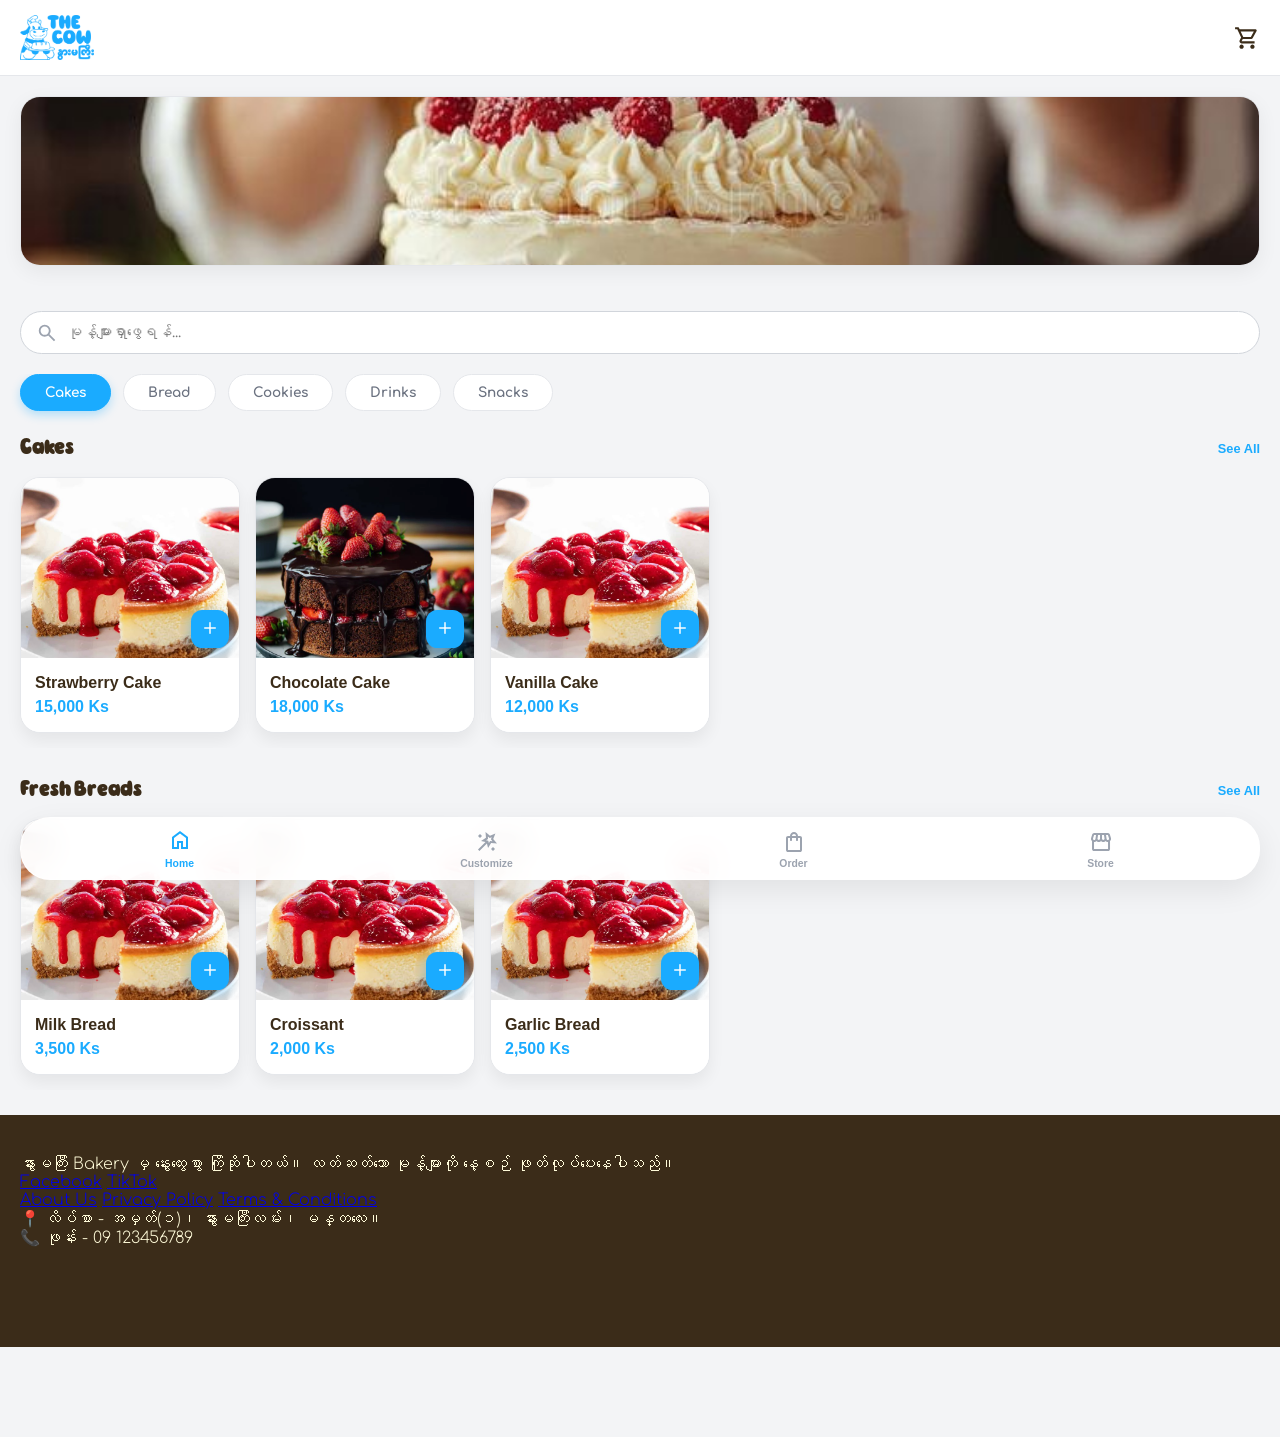
<file: index.html>
<!DOCTYPE html>
<html lang="my">
<head>
    <meta charset="UTF-8">
    <meta name="viewport" content="width=device-width, initial-scale=1.0, viewport-fit=cover">
    <title>နွားမကြီး Bakery App</title>
    <link rel="stylesheet" href="style.css">
    
    <link rel="preconnect" href="https://fonts.googleapis.com">
    <link rel="preconnect" href="https://fonts.gstatic.com" crossorigin>
    <link rel="stylesheet" href="https://cdn.jsdelivr.net/npm/bootstrap-icons@1.13.1/font/bootstrap-icons.min.css">
    <link href="https://fonts.googleapis.com/css2?family=Comfortaa:wght@300;400;500;600;700&family=Chewy&display=swap" rel="stylesheet">
</head>
<body>

    <header class="header">
        <div class="logo"><img src="../images/logo.png" alt="နွားမကြီး Logo"></div>
        <a href="cart.html" class="cart-icon">
            <svg xmlns="http://www.w3.org/2000/svg" viewBox="0 -960 960 960" fill="currentColor">
                <path d="M223.5-103.5Q200-127 200-160t23.5-56.5Q247-240 280-240t56.5 23.5Q360-193 360-160t-23.5 56.5Q313-80 280-80t-56.5-23.5Zm400 0Q600-127 600-160t23.5-56.5Q647-240 680-240t56.5 23.5Q760-193 760-160t-23.5 56.5Q713-80 680-80t-56.5-23.5ZM246-720l96 200h280l110-200H246Zm-38-80h590q23 0 35 20.5t1 41.5L692-482q-11 20-29.5 31T622-440H324l-44 80h480v80H280q-45 0-68-39.5t-2-78.5l54-98-144-304H40v-80h130l38 80Zm134 280h280-280Z"/>
            </svg>
            <span id="cartBadge" class="cart-badge" style="display: none;">0</span>
        </a>
    </header>

    <main>
        <div class="hero-section">
            <div class="slider-track" id="sliderTrack">
                <div class="slide">
                   <img src="/images/landscapecake.jpg" alt=""> 
                </div>
                <div class="slide">
                    <img src="/images/cake1.jpg" alt=""> 
                </div>
                <div class="slide">
                    <img src="/images/cake2.jpg" alt=""> 
                </div>
            </div>
        </div>

        <div class="sticky-search-menu">
            
            <section class="search-section">
                <div class="search-wrapper">
                    <svg class="search-icon" xmlns="http://www.w3.org/2000/svg" viewBox="0 -960 960 960">
                        <path d="M784-120 532-372q-30 24-69 38t-83 14q-109 0-184.5-75.5T120-580q0-109 75.5-184.5T380-840q109 0 184.5 75.5T640-580q0 44-14 83t-38 69l252 252-56 56ZM380-400q75 0 127.5-52.5T560-580q0-75-52.5-127.5T380-760q-75 0-127.5 52.5T200-580q0 75 52.5 127.5T380-400Z"/>
                    </svg>
                    <input type="text" class="search-bar" placeholder="မုန့်များရှာဖွေရန်...">
                </div>
            </section>

            <section class="category-menu" id="categoryMenu"></section>
            
        </div>
        
        <div id="dynamicProductSections"></div>

    </main>

    <footer class="footer">
        <p class="footer-desc">နွားမကြီး Bakery မှ နွေးထွေးစွာ ကြိုဆိုပါတယ်။ လတ်ဆတ်သော မုန့်များကို နေ့စဉ် ဖုတ်လုပ်ပေးနေပါသည်။</p>
        <div class="social-links">
            <a href="#">Facebook</a>
            <a href="#">TikTok</a>
        </div>
        <div class="quick-links">
            <a href="#">About Us</a>
            <a href="#">Privacy Policy</a>
            <a href="#">Terms & Conditions</a>
        </div>
        <div class="contact-info">
            <p>📍 လိပ်စာ - အမှတ်(၁)၊ နွားမကြီးလမ်း၊ မန္တလေး။</p>
            <p>📞 ဖုန်း - 09 123456789</p>
        </div>
    </footer>

    <nav class="bottom-nav">
        <a href="index.html" class="nav-item active" style="text-decoration: none;">
            <span class="nav-icon">
                <svg xmlns="http://www.w3.org/2000/svg" viewBox="0 -960 960 960" fill="currentColor"><path d="M240-200h120v-240h240v240h120v-360L480-740 240-560v360Zm-80 80v-480l320-240 320 240v480H520v-240h-80v240H160Zm320-350Z"/></svg>
            </span>
            <span class="nav-text">Home</span>
        </a>
        <a href="customize.html" class="nav-item" style="text-decoration: none;">
            <span class="nav-icon">
                <svg xmlns="http://www.w3.org/2000/svg" viewBox="0 -960 960 960" fill="currentColor"><path d="m176-120-56-56 301-302-181-45 198-123-17-234 179 151 216-88-87 217 151 178-234-16-124 198-45-181-301 301Zm24-520-80-80 80-80 80 80-80 80Zm355 197 48-79 93 7-60-71 35-86-86 35-71-59 7 92-79 49 90 22 23 90Zm165 323-80-80 80-80 80 80-80 80ZM569-570Z"/></svg>
            </span>
            <span class="nav-text">Customize</span>
        </a>
        <button class="nav-item">
            <span class="nav-icon">
                <svg xmlns="http://www.w3.org/2000/svg" viewBox="0 -960 960 960" fill="currentColor"><path d="M240-80q-33 0-56.5-23.5T160-160v-480q0-33 23.5-56.5T240-720h80q0-66 47-113t113-47q66 0 113 47t47 113h80q33 0 56.5 23.5T800-640v480q0 33-23.5 56.5T720-80H240Zm0-80h480v-480h-80v80q0 17-11.5 28.5T600-520q-17 0-28.5-11.5T560-560v-80H400v80q0 17-11.5 28.5T360-520q-17 0-28.5-11.5T320-560v-80h-80v480Zm160-560h160q0-33-23.5-56.5T480-800q-33 0-56.5 23.5T400-720ZM240-160v-480 480Z"/></svg>
            </span>
            <span class="nav-text">Order</span>
        </button>
        <button class="nav-item">
            <span class="nav-icon">
                <svg xmlns="http://www.w3.org/2000/svg" viewBox="0 -960 960 960" fill="currentColor"><path d="M841-518v318q0 33-23.5 56.5T761-120H201q-33 0-56.5-23.5T121-200v-318q-23-21-35.5-54t-.5-72l42-136q8-26 28.5-43t47.5-17h556q27 0 47 16.5t29 43.5l42 136q12 39-.5 71T841-518Zm-272-42q27 0 41-18.5t11-41.5l-22-140h-78v148q0 21 14 36.5t34 15.5Zm-180 0q23 0 37.5-15.5T441-612v-148h-78l-22 140q-4 24 10.5 42t37.5 18Zm-178 0q18 0 31.5-13t16.5-33l22-154h-78l-40 134q-6 20 6.5 43t41.5 23Zm540 0q29 0 42-23t6-43l-42-134h-76l22 154q3 20 16.5 33t31.5 13ZM201-200h560v-282q-5 2-6.5 2H751q-27 0-47.5-9T663-518q-18 18-41 28t-49 10q-27 0-50.5-10T481-518q-17 18-39.5 28T393-480q-29 0-52.5-10T299-518q-21 21-41.5 29.5T211-480h-4.5q-2.5 0-5.5-2v282Zm560 0H201h560Z"/></svg>
            </span>
            <span class="nav-text">Store</span>
        </button>
    </nav>

    <script src="script.js"></script>
</body>
</html>
</file>
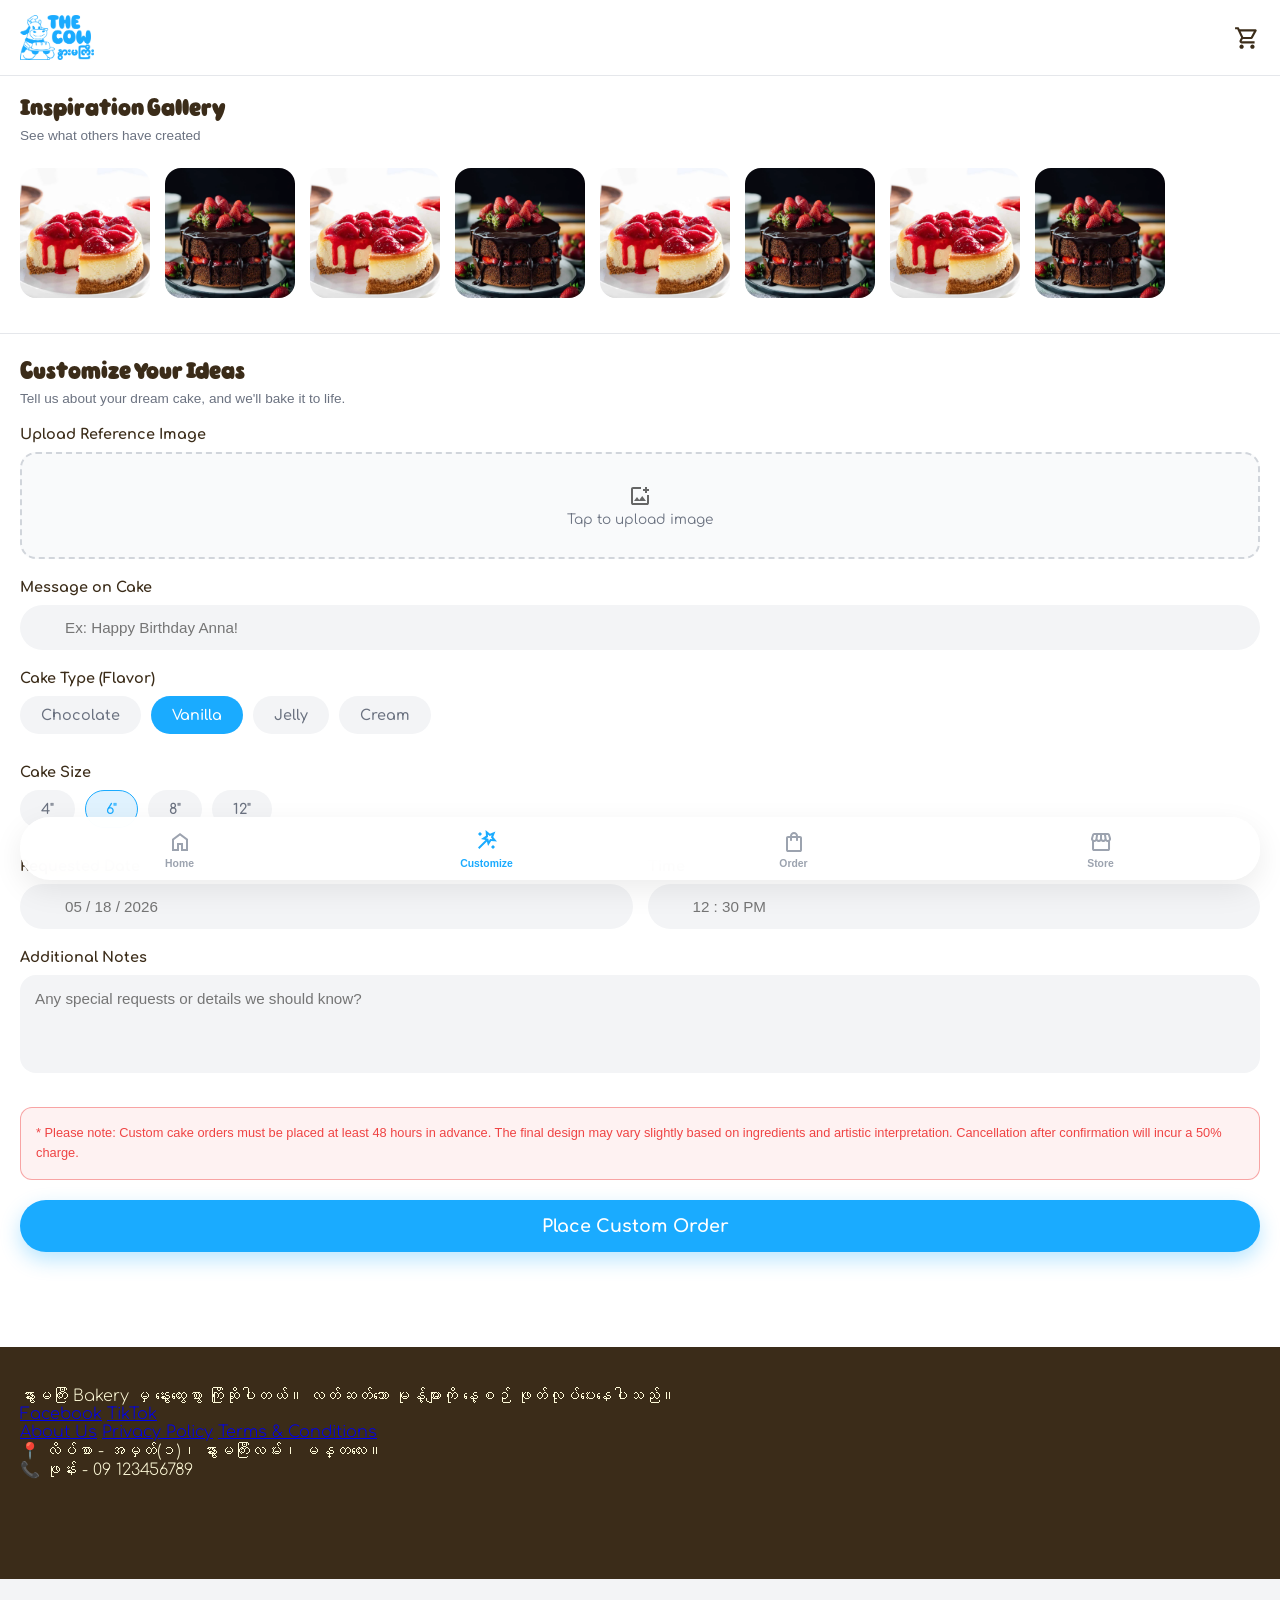
<file: customize.html>
<!DOCTYPE html>
<html lang="my">
<head>
    <meta charset="UTF-8">
    <meta name="viewport" content="width=device-width, initial-scale=1.0, viewport-fit=cover">
    <title>Customize Cake - နွားမကြီး</title>
    <link rel="stylesheet" href="style.css">
    
    <link rel="preconnect" href="https://fonts.googleapis.com">
    <link rel="preconnect" href="https://fonts.gstatic.com" crossorigin>
    <link href="https://fonts.googleapis.com/css2?family=Comfortaa:wght@300;400;500;600;700&family=Chewy&display=swap" rel="stylesheet">
</head>
<body>

    <header class="header">
        <div class="logo">
            <img src="./images/logo.png" alt="နွားမကြီး Logo">
        </div>
        <a href="cart.html" class="cart-icon">
            <svg xmlns="http://www.w3.org/2000/svg" viewBox="0 -960 960 960" fill="currentColor">
                <path d="M223.5-103.5Q200-127 200-160t23.5-56.5Q247-240 280-240t56.5 23.5Q360-193 360-160t-23.5 56.5Q313-80 280-80t-56.5-23.5Zm400 0Q600-127 600-160t23.5-56.5Q647-240 680-240t56.5 23.5Q760-193 760-160t-23.5 56.5Q713-80 680-80t-56.5-23.5ZM246-720l96 200h280l110-200H246Zm-38-80h590q23 0 35 20.5t1 41.5L692-482q-11 20-29.5 31T622-440H324l-44 80h480v80H280q-45 0-68-39.5t-2-78.5l54-98-144-304H40v-80h130l38 80Zm134 280h280-280Z"/>
            </svg>
            <span id="cartBadge" class="cart-badge" style="display: none;">0</span>
        </a>
    </header>

    <main class="customize-page">
        <section class="gallery-section">
            <h2 class="page-title">Inspiration Gallery</h2>
            <p class="page-subtitle">See what others have created</p>
            
            <div class="gallery-scroll" id="inspirationGallery">
                
            </div>
        </section>

        <section class="form-section">
            <h2 class="page-title">Customize Your Ideas</h2>
            <p class="page-subtitle">Tell us about your dream cake, and we'll bake it to life.</p>

            <form id="customizeForm">
                
                <div class="form-group">
                    <label>Upload Reference Image</label>
                    <div class="upload-box">
                        <svg xmlns="http://www.w3.org/2000/svg" height="24px" viewBox="0 -960 960 960" width="24px" fill="#666666"><path d="M480-480ZM200-120q-33 0-56.5-23.5T120-200v-560q0-33 23.5-56.5T200-840h320v80H200v560h560v-320h80v320q0 33-23.5 56.5T760-120H200Zm40-160h480L570-480 450-320l-90-120-120 160Zm440-320v-80h-80v-80h80v-80h80v80h80v80h-80v80h-80Z"/></svg>
                        <p>Tap to upload image</p>
                        <input type="file" id="cakeImage" accept="image/*" class="hidden-file-input">
                    </div>
                </div>

                <div class="form-group">
                    <label>Message on Cake</label>
                    <div class="input-with-icon">
                        <ion-icon name="chatbubble-outline"></ion-icon>
                        <input type="text" class="custom-input" placeholder="Ex: Happy Birthday Anna!">
                    </div>
                </div>

                <div class="form-group">
                    <label>Cake Type (Flavor)</label>
                    <div class="pill-group">
                        <label class="pill-radio flavor">
                            <input type="radio" name="cakeFlavor" value="chocolate">
                            <span class="pill-text">Chocolate</span>
                        </label>
                        <label class="pill-radio flavor">
                            <input type="radio" name="cakeFlavor" value="vanilla" checked>
                            <span class="pill-text">Vanilla</span>
                        </label>
                        <label class="pill-radio flavor">
                            <input type="radio" name="cakeFlavor" value="jelly">
                            <span class="pill-text">Jelly</span>
                        </label>
                        <label class="pill-radio flavor">
                            <input type="radio" name="cakeFlavor" value="cream">
                            <span class="pill-text">Cream</span>
                        </label>
                    </div>
                </div>

                <div class="form-group">
                    <label>Cake Size</label>
                    <div class="pill-group">
                        <label class="pill-radio size">
                            <input type="radio" name="cakeSize" value="4">
                            <span class="pill-text">4"</span>
                        </label>
                        <label class="pill-radio size">
                            <input type="radio" name="cakeSize" value="6" checked>
                            <span class="pill-text">6"</span>
                        </label>
                        <label class="pill-radio size">
                            <input type="radio" name="cakeSize" value="8">
                            <span class="pill-text">8"</span>
                        </label>
                        <label class="pill-radio size">
                            <input type="radio" name="cakeSize" value="12">
                            <span class="pill-text">12"</span>
                        </label>
                    </div>
                </div>

                <div class="split-group">
                    <div class="form-group">
                        <label>Requested Date</label>
                        <div class="input-with-icon">
                            <ion-icon name="calendar-outline"></ion-icon>
                            <input type="text" class="custom-input" placeholder="05 / 18 / 2026" onfocus="(this.type='date')" onblur="(this.type='text')">
                        </div>
                    </div>
                    <div class="form-group">
                        <label>Time</label>
                        <div class="input-with-icon">
                            <ion-icon name="time-outline"></ion-icon>
                            <input type="text" class="custom-input" placeholder="12 : 30 PM" onfocus="(this.type='time')" onblur="(this.type='text')">
                        </div>
                    </div>
                </div>

                <div class="form-group">
                    <label>Additional Notes</label>
                    <textarea class="custom-textarea" rows="4" placeholder="Any special requests or details we should know?"></textarea>
                </div>

                <div class="warning-box">
                    * Please note: Custom cake orders must be placed at least 48 hours in advance. The final design may vary slightly based on ingredients and artistic interpretation. Cancellation after confirmation will incur a 50% charge.
                </div>

                <button type="button" class="place-order-btn">
                    Place Custom Order <ion-icon name="chevron-forward-outline"></ion-icon>
                </button>
            </form>
        </section>
    </main>

    <footer class="footer">
        <p class="footer-desc">နွားမကြီး Bakery မှ နွေးထွေးစွာ ကြိုဆိုပါတယ်။ လတ်ဆတ်သော မုန့်များကို နေ့စဉ် ဖုတ်လုပ်ပေးနေပါသည်။</p>
        <div class="social-links">
            <a href="#">Facebook</a>
            <a href="#">TikTok</a>
        </div>
        <div class="quick-links">
            <a href="#">About Us</a>
            <a href="#">Privacy Policy</a>
            <a href="#">Terms & Conditions</a>
        </div>
        <div class="contact-info">
            <p>📍 လိပ်စာ - အမှတ်(၁)၊ နွားမကြီးလမ်း၊ မန္တလေး။</p>
            <p>📞 ဖုန်း - 09 123456789</p>
        </div>
    </footer>

    <nav class="bottom-nav">
        <a href="index.html" class="nav-item" style="text-decoration: none;">
            <span class="nav-icon">
                <svg xmlns="http://www.w3.org/2000/svg" viewBox="0 -960 960 960" fill="currentColor"><path d="M240-200h120v-240h240v240h120v-360L480-740 240-560v360Zm-80 80v-480l320-240 320 240v480H520v-240h-80v240H160Zm320-350Z"/></svg>
            </span>
            <span class="nav-text">Home</span>
        </a>
        
        <button class="nav-item active">
            <span class="nav-icon">
                <svg xmlns="http://www.w3.org/2000/svg" viewBox="0 -960 960 960" fill="currentColor"><path d="m176-120-56-56 301-302-181-45 198-123-17-234 179 151 216-88-87 217 151 178-234-16-124 198-45-181-301 301Zm24-520-80-80 80-80 80 80-80 80Zm355 197 48-79 93 7-60-71 35-86-86 35-71-59 7 92-79 49 90 22 23 90Zm165 323-80-80 80-80 80 80-80 80ZM569-570Z"/></svg>
            </span>
            <span class="nav-text">Customize</span>
        </button>
        
        <button class="nav-item">
            <span class="nav-icon">
                <svg xmlns="http://www.w3.org/2000/svg" viewBox="0 -960 960 960" fill="currentColor"><path d="M240-80q-33 0-56.5-23.5T160-160v-480q0-33 23.5-56.5T240-720h80q0-66 47-113t113-47q66 0 113 47t47 113h80q33 0 56.5 23.5T800-640v480q0 33-23.5 56.5T720-80H240Zm0-80h480v-480h-80v80q0 17-11.5 28.5T600-520q-17 0-28.5-11.5T560-560v-80H400v80q0 17-11.5 28.5T360-520q-17 0-28.5-11.5T320-560v-80h-80v480Zm160-560h160q0-33-23.5-56.5T480-800q-33 0-56.5 23.5T400-720ZM240-160v-480 480Z"/></svg>
            </span>
            <span class="nav-text">Order</span>
        </button>
        <button class="nav-item">
            <span class="nav-icon">
                <svg xmlns="http://www.w3.org/2000/svg" viewBox="0 -960 960 960" fill="currentColor"><path d="M841-518v318q0 33-23.5 56.5T761-120H201q-33 0-56.5-23.5T121-200v-318q-23-21-35.5-54t-.5-72l42-136q8-26 28.5-43t47.5-17h556q27 0 47 16.5t29 43.5l42 136q12 39-.5 71T841-518Zm-272-42q27 0 41-18.5t11-41.5l-22-140h-78v148q0 21 14 36.5t34 15.5Zm-180 0q23 0 37.5-15.5T441-612v-148h-78l-22 140q-4 24 10.5 42t37.5 18Zm-178 0q18 0 31.5-13t16.5-33l22-154h-78l-40 134q-6 20 6.5 43t41.5 23Zm540 0q29 0 42-23t6-43l-42-134h-76l22 154q3 20 16.5 33t31.5 13ZM201-200h560v-282q-5 2-6.5 2H751q-27 0-47.5-9T663-518q-18 18-41 28t-49 10q-27 0-50.5-10T481-518q-17 18-39.5 28T393-480q-29 0-52.5-10T299-518q-21 21-41.5 29.5T211-480h-4.5q-2.5 0-5.5-2v282Zm560 0H201h560Z"/></svg>
            </span>
            <span class="nav-text">Store</span>
        </button>
    </nav>

    <script src="script.js"></script>
</body>
</html>
</file>
<file: style.css>
@font-face {
    font-family: 'cookii'; /* You can name this whatever you like */
    src: url('./fonts/Cookii-Display.otf') format('opentype');
    font-weight: bold;
    font-style: normal;
}
@font-face {
    font-family: 'cookii2'; /* You can name this whatever you like */
    src: url('./fonts/Cookii-Display.otf') format('opentype');
    font-weight:600;
    font-style: normal;
}
@font-face {
    font-family: 'z06'; /* You can name this whatever you like */
    src: url('./fonts/Z06-Walone\ Bold.ttf') format('truetype');
    font-weight:600;
    font-style: normal;
}
/* --- Restricted Color Palette (Clean & Focus) --- */

:root {
    --primary-color: #1AABFF; /* Fresh Sky */
    --dark-text: #3B2C19;     /* Dark Coffee */
    --light-cream: #FFFBD9;   /* Milky Cream */
    --white: #ffffff;
    --light-grey: #f3f4f6;    /* App Background */
    --card-bg: #fafafa;       /* Placeholder backgrounds */
    --border-color: #e5e7eb;
}

/* --- Global Styles --- */
* {
    margin: 0;
    padding: 0;
    box-sizing: border-box;
    font-family: 'Comfortaa', sans-serif; 
}

body {
    background-color: var(--light-grey);
    color: var(--dark-text);
    padding-bottom: 90px; 
    -webkit-font-smoothing: antialiased;
    -moz-osx-font-smoothing: grayscale;
}

/* --- Typography --- */
h1, h2, h3 {
    font-family: 'Chewy', cursive; 
    font-weight: 700;
}

/* =========================================
   HOME PAGE STYLES
   ========================================= */

/* --- Header --- */
.header {
    position: sticky;
    top: 0;
    z-index: 50;
    display: flex;
    justify-content: space-between;
    align-items: center;
    padding: 15px 20px;
    background-color: var(--white);
    border-bottom: 1px solid var(--border-color);
}

.logo {
    display: flex;
    align-items: center;
    justify-content: center;
}

.logo img {
    height: 45px; 
    width: auto; 
    object-fit: contain;
}
.logo-text {
    font-family: 'Chewy', cursive;
    color: var(--primary-color);
}

.cart-icon {
    display: flex;
    align-items: center;
    justify-content: center;
    cursor: pointer;
    transition: transform 0.3s ease;
    position: relative; /* 🌟 Badge လေးကို နေရာချရန် အသစ်ထည့်သည် 🌟 */
}

/* 🌟 Cart Badge အတွက် CSS အသစ် 🌟 */
.cart-badge {
    position: absolute;
    top: -5px;
    right: -8px;
    background-color: #ef4444; /* အနီရောင် (သို့မဟုတ် #f97316 လိမ္မော်ရောင် ထားနိုင်သည်) */
    color: var(--white);
    font-size: 0.65rem;
    font-weight: 800;
    font-family: -apple-system, sans-serif;
    border-radius: 50%;
    padding: 2px 6px;
    display: flex;
    align-items: center;
    justify-content: center;
    min-width: 18px;
    height: 18px;
    box-shadow: 0 2px 5px rgba(0,0,0,0.2);
}

.cart-icon svg {
    width: 26px;
    height: 26px;
    fill: var(--dark-text);
    transition: fill 0.3s ease;
}

.cart-icon:hover {
    animation: cart-shake 0.5s ease;
}

.cart-icon:hover svg {
    fill: var(--primary-color);
}

@keyframes cart-shake {
    0% { transform: translateX(0); }
    20% { transform: translateX(-3px) rotate(-5deg); }
    40% { transform: translateX(3px) rotate(5deg); }
    60% { transform: translateX(-2px) rotate(-3deg); }
    80% { transform: translateX(2px) rotate(3deg); }
    100% { transform: translateX(0); }
}

/* --- Hero Section (Boxed Slider) --- */
.hero-section {
    margin: 20px; 
    height: 170px;
    overflow: hidden;
    position: relative;
    background-color: var(--white); 
    border-radius: 20px; 
    box-shadow: 0 6px 20px rgba(0,0,0,0.06); 
    border: 1px solid var(--border-color);
}

.slider-track {
    display: flex;
    width: 100%;
    height: 100%;
    transition: transform 0.5s ease-in-out;
}

.slide {
    min-width: 100%; 
    height: 100%;
    display: flex;
    flex-direction: column;
    justify-content: center;
    align-items: center;
    color: var(--dark-text);
    padding: 0; 
    text-align: center;
    position: relative; 
}

.slide img {
    width: 100%;
    height: 100%;
    object-fit: cover; 
    object-position: center; 
    display: block;
}

.slide h2 { font-size: 1.4rem; margin-bottom: 8px; color: var(--primary-color); position: absolute; z-index: 10; }
.slide p { font-size: 0.85rem; font-weight: 600; opacity: 0.8; position: absolute; z-index: 10; margin-top: 50px;}

/* --- Sticky Search & Menu Container --- */
.sticky-search-menu {
    position: sticky;
    top: 60px; 
    background-color: var(--light-grey); 
    z-index: 40; 
    padding-top: 25px; 
}

/* --- Search Section --- */
.search-section {
    padding: 0 20px 20px 20px;
}

.search-wrapper {
    position: relative; 
    display: flex;
    align-items: center;
}

.search-icon {
    position: absolute;
    left: 16px; 
    width: 22px;
    height: 22px;
    fill: #9ca3af; 
    pointer-events: none; 
}

.search-bar {
    width: 100%;
    padding: 12px 20px 12px 46px; 
    border: 1px solid #d1d5db;
    border-radius: 40px;
    font-size: 0.95rem;
    background-color: var(--white);
    transition: all 0.3s ease;
    color: var(--dark-text);
}

.search-bar:focus {
    outline: none;
    border-color: var(--primary-color);
    box-shadow: 0 0 0 3px rgba(26, 171, 255, 0.2);
}

/* --- Category Menu --- */
.category-menu {
    display: flex;
    overflow-x: auto;
    gap: 12px;
    padding: 0 0 20px 0; 
    scroll-snap-type: x mandatory;
    scrollbar-width: none; 
}
.category-menu::-webkit-scrollbar { display: none; }

.category-btn:first-child { margin-left: 20px; }
.category-btn:last-child { margin-right: 20px; }

.category-btn {
    flex-shrink: 0;
    scroll-snap-align: start;
    padding: 10px 24px;
    border: 1.5px solid var(--border-color);
    background-color: var(--white);
    border-radius: 30px;
    font-size: 0.85rem;
    font-weight: 700;
    color: #6b7280;
    cursor: pointer;
    transition: all 0.3s ease;
}

.category-btn.active {
    background-color: var(--primary-color);
    color: var(--white);
    border-color: var(--primary-color);
    box-shadow: 0 4px 10px rgba(26, 171, 255, 0.3);
}

/* --- Product Section --- */
.product-section {
    padding: 5px 0 25px 0;
}

.section-header {
    display: flex;
    justify-content: space-between;
    align-items: center; 
    padding: 0 20px;
    margin-bottom: 12px;
}

.section-title {
    font-size: 1.25rem;
    margin: 0;
    font-weight: 600;
    font-family: 'cookii2', sans-serif;
}

.see-more {
    font-size: 0.8rem;
    font-weight: 700;
    color: var(--primary-color);
    text-decoration: none;
    font-family: -apple-system, sans-serif;
}

.product-scroll {
    display: flex;
    overflow-x: auto;
    gap: 15px;
    padding: 5px 0 15px 0; 
    scroll-snap-type: x mandatory;
    scrollbar-width: none;
}
.product-scroll::-webkit-scrollbar { display: none; }

.product-card:first-child { margin-left: 20px; }
.product-card:last-child { margin-right: 20px; }

.product-card {
    flex-shrink: 0;
    width: 48vw; 
    max-width: 220px; 
    scroll-snap-align: start;
    background: var(--white);
    border-radius: 20px; 
    padding: 0; 
    box-shadow: 0 8px 16px rgba(0,0,0,0.06); 
    border: 1px solid var(--border-color);
    display: flex;
    flex-direction: column;
    overflow: hidden; 
}

.product-img-wrapper {
    width: 100%;
    height: 180px; 
    position: relative;
    background-color: var(--card-bg);
    overflow: hidden;
}

.product-image {
    width: 100%;
    height: 100%;
    object-fit: cover;
    transition: transform 0.4s ease;
}

.product-card:hover .product-image {
    transform: scale(1.08); 
}

.circular-add-btn {
    position: absolute;
    bottom: 10px;
    right: 10px;
    width: 38px;
    height: 38px;
    border-radius: 30%;
    background-color: var(--primary-color); 
    color: var(--white);
    border: none;
    display: flex;
    align-items: center;
    justify-content: center;
    font-size: 1.5rem;
    cursor: pointer;
    box-shadow: 0 4px 12px rgba(26, 171, 255, 0.4); 
    transition: transform 0.2s ease, background-color 0.2s;
    z-index: 10;
}

.circular-add-btn:active {
    transform: scale(0.9); 
}

.product-info {
    padding: 16px 14px;
    background: var(--white);
    z-index: 10;
}

.product-info h3 {
    font-size: 1rem;
    margin-bottom: 6px;
    color: var(--dark-text);
    font-family: -apple-system, BlinkMacSystemFont, "Segoe UI", Roboto, sans-serif; 
    font-weight: 700;
}

.product-info p {
    font-size: 1rem;
    color: var(--primary-color);
    font-weight: 800;
    font-family: -apple-system, BlinkMacSystemFont, "Segoe UI", Roboto, sans-serif;
}

/* --- Footer --- */
.footer {
    background-color: var(--dark-text);
    color: var(--light-cream);
    padding: 40px 20px 100px 20px;
    font-weight: 300;
}

/* --- Bottom Navigation --- */
.bottom-nav {
    position: fixed;
    bottom: 20px;
    left: 20px;
    right: 20px;
    background: rgba(255, 255, 255, 0.95);
    backdrop-filter: blur(15px); 
    -webkit-backdrop-filter: blur(15px);
    border: 1px solid rgba(255, 255, 255, 0.5);
    border-radius: 30px;
    display: flex;
    justify-content: space-around;
    padding: 12px 5px 10px 5px;
    box-shadow: 0 10px 30px rgba(0, 0, 0, 0.08);
    z-index: 100;
}

.nav-item {
    background: none;
    border: none;
    display: flex;
    flex-direction: column;
    align-items: center;
    color: #9ca3af; 
    cursor: pointer;
    flex: 1;
    transition: all 0.3s ease;
}

.nav-item.active {
    color: var(--primary-color);
}

.nav-icon {
    display: flex;
    align-items: center;
    justify-content: center;
    margin-bottom: 4px;
    transition: all 0.3s ease;
}

.nav-icon svg {
    width: 24px;
    height: 24px;
    fill: currentColor; 
}

.nav-item.active .nav-icon {
    transform: translateY(-2px); 
}

.nav-text {
    font-size: 0.65rem;
    font-weight: 700;
    font-family: -apple-system, sans-serif;
}


/* =========================================
   CUSTOMIZE PAGE STYLES (Fresh Sky Theme)
   ========================================= */

.customize-page {
    padding-bottom: 50px;
    background-color: var(--white); 
}

.page-title {
    font-size: 1.4rem;
    color: var(--dark-text);
    margin: 0 20px 5px 20px;
    font-family: 'cookii2', sans-serif;
}

.page-subtitle {
    font-size: 0.85rem;
    color: #6b7280;
    margin: 0 20px 20px 20px;
    font-family: -apple-system, sans-serif;
}

/* --- Gallery Section --- */
.gallery-section {
    padding: 20px 0;
    border-bottom: 1px solid var(--border-color);
}

.gallery-scroll {
    display: flex;
    gap: 15px;
    padding: 5px 20px 15px 20px;
    overflow-x: auto; 
    scroll-behavior: auto;
    scrollbar-width: none; 
    -ms-overflow-style: none;
}
.gallery-scroll::-webkit-scrollbar { display: none; }

.gallery-card {
    flex-shrink: 0;
    width: 130px;
    height: 130px;
    border-radius: 16px;
    overflow: hidden;
    background-color: var(--card-bg);
}

.gallery-card img {
    width: 100%;
    height: 100%;
    object-fit: cover;
}

/* --- Form Section --- */
.form-section {
    padding: 25px 0;
}

.form-group {
    margin: 0 20px 20px 20px;
}

.form-group label {
    display: block;
    font-size: 0.9rem;
    font-weight: 700;
    color: var(--dark-text);
    margin-bottom: 10px;
}

.upload-box {
    border: 2px dashed #d1d5db;
    border-radius: 16px;
    padding: 30px;
    text-align: center;
    background-color: #f9fafb;
    position: relative;
    cursor: pointer;
    transition: background-color 0.3s;
}
.upload-box:hover { background-color: #f3f4f6; }
.upload-box ion-icon { font-size: 2rem; color: #9ca3af; margin-bottom: 10px; }
.upload-box p { font-size: 0.85rem; color: #6b7280; }
.hidden-file-input {
    position: absolute;
    top: 0; left: 0; width: 100%; height: 100%;
    opacity: 0; cursor: pointer;
}

.input-with-icon {
    position: relative;
    display: flex;
    align-items: center;
}
.input-with-icon ion-icon {
    position: absolute;
    left: 15px;
    font-size: 1.2rem;
    color: #9ca3af;
}

.custom-input {
    width: 100%;
    padding: 14px 15px 14px 45px; 
    border: none;
    border-radius: 30px; 
    font-size: 0.95rem;
    color: var(--dark-text);
    background-color: #f3f4f6; 
    transition: all 0.3s ease;
    font-family: -apple-system, sans-serif;
}
.custom-input:focus {
    outline: none;
    box-shadow: 0 0 0 2px #1AABFF; 
    background-color: var(--white);
}

.custom-textarea {
    width: 100%;
    padding: 15px;
    border: none;
    border-radius: 16px;
    font-size: 0.95rem;
    color: var(--dark-text);
    background-color: #f3f4f6;
    font-family: -apple-system, sans-serif;
    resize: none;
}
.custom-textarea:focus {
    outline: none;
    box-shadow: 0 0 0 2px #1AABFF;
    background-color: var(--white);
}

.pill-group {
    display: flex;
    gap: 10px;
    flex-wrap: wrap;
}

.pill-radio { cursor: pointer; }
.pill-radio input[type="radio"] { display: none; }

.pill-text {
    display: inline-block;
    padding: 10px 20px;
    background-color: #f3f4f6;
    border: 1px solid transparent;
    border-radius: 30px;
    font-size: 0.9rem;
    font-weight: 600;
    color: #6b7280;
    transition: all 0.3s ease;
}

.pill-radio.flavor input[type="radio"]:checked + .pill-text {
    background-color: #1AABFF; 
    color: var(--white);
}

.pill-radio.size input[type="radio"]:checked + .pill-text {
    background-color: #e0f2fe; 
    color: #1AABFF;
    border-color: #1AABFF;
}

.split-group {
    display: grid;
    grid-template-columns: 1fr 1fr;
    gap: 15px;
    margin: 0px 20px 20px 20px;
}
.split-group .form-group { margin: 0; }

.warning-box {
    margin: 30px 20px 20px 20px;
    background-color: #fef2f2; 
    color: #ef4444; 
    padding: 15px;
    border-radius: 12px;
    font-size: 0.8rem;
    line-height: 1.6;
    border: 0.5px solid #ef444472;
    font-family: -apple-system, sans-serif;
}

.place-order-btn {
    display: flex;
    justify-content: center;
    align-items: center;
    gap: 10px;
    width: calc(100% - 40px);
    margin: 0 20px 20px 20px;
    background-color: #1AABFF; 
    color: var(--white);
    border: none;
    border-radius: 30px;
    padding: 16px;
    font-size: 1.1rem;
    font-weight: 700;
    cursor: pointer;
    box-shadow: 0 8px 20px rgba(26, 171, 255, 0.3); 
    transition: transform 0.1s;
    font-family: 'Comfortaa', sans-serif;
}

.place-order-btn:active {
    transform: scale(0.97);
}


/* =========================================
   CART PAGE STYLES (Updated with Empty State & Slide Card)
   ========================================= */



/* --- Cart Header --- */
.cart-header {
    position: sticky;
    top: 0;
    z-index: 50;
    display: flex;
    justify-content: space-between;
    align-items: center;
    padding: 15px 20px;
    background-color: var(--white);
    border-bottom: 1px solid var(--border-color);
}

.back-btn {
    display: flex;
    align-items: center;
    gap: 4px;
    text-decoration: none;
    color: var(--dark-text);
    font-weight: 700;
    font-size: 1.05rem;
}

.cart-title {
    font-size: 1.25rem;
    color: var(--dark-text);
    margin: 0;
}

/* --- Empty Cart State --- */
.empty-cart-state {
    display: flex;
    flex-direction: column;
    align-items: center;
    justify-content: center;
    text-align: center;
    padding: 80px 20px;
    animation: fadeIn 0.5s ease-in;
}

.empty-icon-wrapper {
    width: 100px;
    height: 100px;
    background-color: #e5e7eb;
    border-radius: 50%;
    display: flex;
    align-items: center;
    justify-content: center;
    margin-bottom: 20px;
}

.empty-icon-wrapper ion-icon {
    font-size: 3.5rem;
    color: #9ca3af;
}

.empty-cart-state h3 {
    font-size: 1.4rem;
    color: var(--dark-text);
    margin-bottom: 10px;
}

.empty-cart-state p {
    font-size: 0.95rem;
    color: #6b7280;
    margin-bottom: 30px;
    font-family: -apple-system, sans-serif;
}

.go-shopping-btn {
    background-color: var(--primary-color);
    color: var(--white);
    padding: 14px 30px;
    border-radius: 30px;
    text-decoration: none;
    font-weight: 700;
    box-shadow: 0 6px 15px rgba(26, 171, 255, 0.3);
    transition: transform 0.2s;
}
.go-shopping-btn:active {
    transform: scale(0.95);
}

/* --- Cart Items --- */
.cart-items-list {
    display: flex;
    flex-direction: column;
    gap: 15px;
    margin-bottom: 30px;
    padding-top: 10px;
}

.cart-item-card {
    display: flex;
    gap: 15px;
    padding: 15px;
    background-color: var(--white);
    border: 1px solid var(--border-color);
    border-radius: 20px;
    box-shadow: 0 4px 12px rgba(0,0,0,0.03);
    position: relative;
}

.cart-item-img {
    width: 90px;
    height: 90px;
    border-radius: 12px;
    object-fit: cover;
    background-color: var(--card-bg);
}

.cart-item-details {
    flex: 1;
    display: flex;
    flex-direction: column;
    justify-content: center;
}

.cart-item-details h4 {
    font-size: 0.95rem;
    color: var(--dark-text);
    margin-bottom: 5px;
    line-height: 1.3;
}

.cart-item-details .price {
    color: #f97316; 
    font-weight: 800;
    font-size: 0.95rem;
    margin-bottom: 10px;
    font-family: -apple-system, sans-serif;
}

/* Quantity Control (+ -) */
.qty-control {
    display: flex;
    align-items: center;
    gap: 15px;
    background-color: #f3f4f6;
    width: fit-content;
    padding: 5px 12px;
    border-radius: 30px;
}

.qty-btn {
    background: none;
    border: none;
    font-size: 1.2rem;
    color: var(--dark-text);
    cursor: pointer;
    display: flex;
    align-items: center;
    justify-content: center;
}

.qty-amount {
    font-weight: 700;
    font-size: 0.95rem;
    font-family: -apple-system, sans-serif;
}

/* Delete Icon */
.delete-icon {
    position: absolute;
    top: 15px;
    right: 15px;
    color: #d1d5db;
    font-size: 1.2rem;
    cursor: pointer;
    transition: color 0.3s;
}
.delete-icon:hover {
    color: #ef4444; 
}

/* --- Slide-in Bottom Checkout Card --- */
/* --- .cart-page တွင် min-height ကို ဖြုတ်လိုက်ပါ --- */
.cart-page {
    padding: 10px 20px 40px 20px;
    background-color: #f9fafb; 
    /* min-height ဖျက်လိုက်သဖြင့် Products များအောက်တွင် Card ချက်ချင်းကပ်ပေါ်လာပါမည် */
}

/* --- Slide-in Bottom Checkout Card (မျဉ်းတိုလေး အသစ်ထည့်ထားသည်) --- */
.bottom-checkout-card {
    background-color: var(--white);
    border-radius: 35px 35px 0 0; 
    padding: 40px 20px 40px 20px; /* မျဉ်းတိုလေးအတွက် အပေါ် Padding အနည်းငယ် တိုးထားသည် */
    box-shadow: 0 -10px 30px rgba(0,0,0,0.04); 
    position: relative;
    z-index: 10;
    animation: slideUpCard 0.6s cubic-bezier(0.16, 1, 0.3, 1) forwards; 
}

/* 🌟 Card အပေါ်ထိပ်က App တွေမှာပါလေ့ရှိတဲ့ ခဲရောင်မျဉ်းတိုလေး (Drag Handle) 🌟 */
.bottom-checkout-card::before {
    content: '';
    position: absolute;
    top: 15px;
    left: 50%;
    transform: translateX(-50%);
    width: 45px;
    height: 5px;
    background-color: #d1d5db;
    border-radius: 10px;
}

@keyframes slideUpCard {
    from {
        transform: translateY(100%);
        opacity: 0;
    }
    to {
        transform: translateY(0);
        opacity: 1;
    }
}

@keyframes fadeIn {
    from { opacity: 0; }
    to { opacity: 1; }
}

/* --- Fulfillment Section --- */
.section-heading {
    font-size: 1.1rem;
    color: var(--dark-text);
    margin-bottom: 15px;
    font-family: 'cookii2', sans-serif;
}

.fulfillment-options {
    display: grid;
    grid-template-columns: 1fr 1fr;
    gap: 15px;
    margin-bottom: 30px;
}

.fulfill-label input[type="radio"] {
    display: none;
}

.fulfill-card {
    display: flex;
    flex-direction: column;
    align-items: center;
    justify-content: center;
    gap: 8px;
    padding: 20px;
    border: 2px solid var(--border-color);
    border-radius: 16px;
    color: #9ca3af;
    cursor: pointer;
    transition: all 0.3s ease;
}

.fulfill-card ion-icon {
    font-size: 2rem;
}

.fulfill-card span {
    font-weight: 700;
    font-size: 0.9rem;
}

.fulfill-label input[type="radio"]:checked + .fulfill-card {
    border-color: var(--primary-color);
    color: var(--primary-color);
    background-color: #f0f9ff; 
}

/* --- Order Summary --- */
.order-summary {
    background-color: #f9fafb;
    border-radius: 20px;
    padding: 20px;
    margin-bottom: 30px;
}

.summary-row {
    display: flex;
    justify-content: space-between;
    margin-bottom: 12px;
}

.summary-label {
    color: #6b7280;
    font-size: 0.95rem;
    font-weight: 600;
}

.summary-value {
    color: var(--dark-text);
    font-weight: 700;
    font-size: 0.95rem;
    font-family: -apple-system, sans-serif;
}

.summary-divider {
    border: 0;
    height: 1px;
    background-color: #e5e7eb;
    margin: 15px 0;
}

.total-row .summary-label {
    color: var(--dark-text);
    font-size: 1.1rem;
    font-weight: 800;
}

.total-row .total-price {
    color: #f97316; 
    font-size: 1.2rem;
    font-weight: 800;
}

/* --- Checkout Button --- */
.checkout-btn {
    width: 100%;
    background-color: #000000; 
    color: var(--white);
    border: none;
    border-radius: 30px;
    padding: 18px;
    font-size: 1.1rem;
    font-weight: 700;
    display: flex;
    justify-content: center;
    align-items: center;
    gap: 10px;
    cursor: pointer;
    box-shadow: 0 8px 20px rgba(0,0,0,0.2);
    font-family: 'Comfortaa', sans-serif;
    transition: transform 0.1s;
}

.checkout-btn:active {
    transform: scale(0.97);
}
</file>
